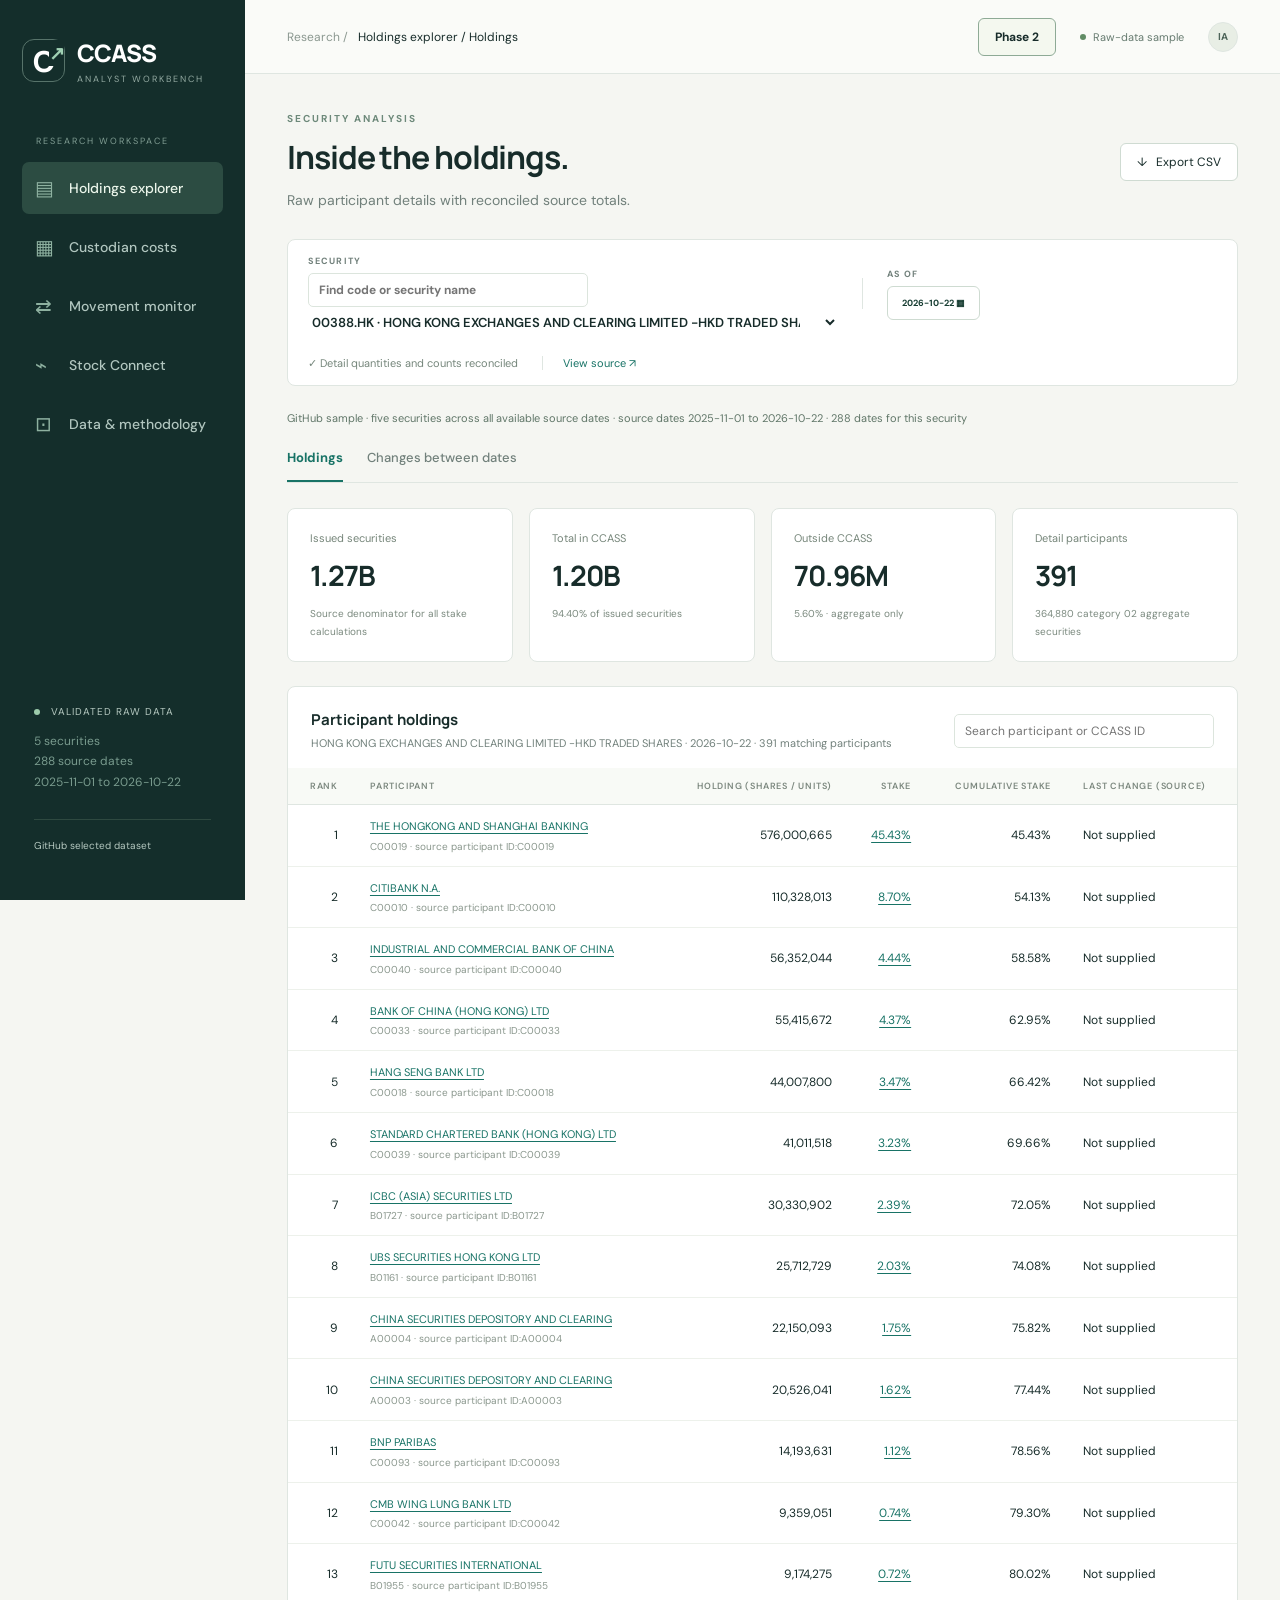
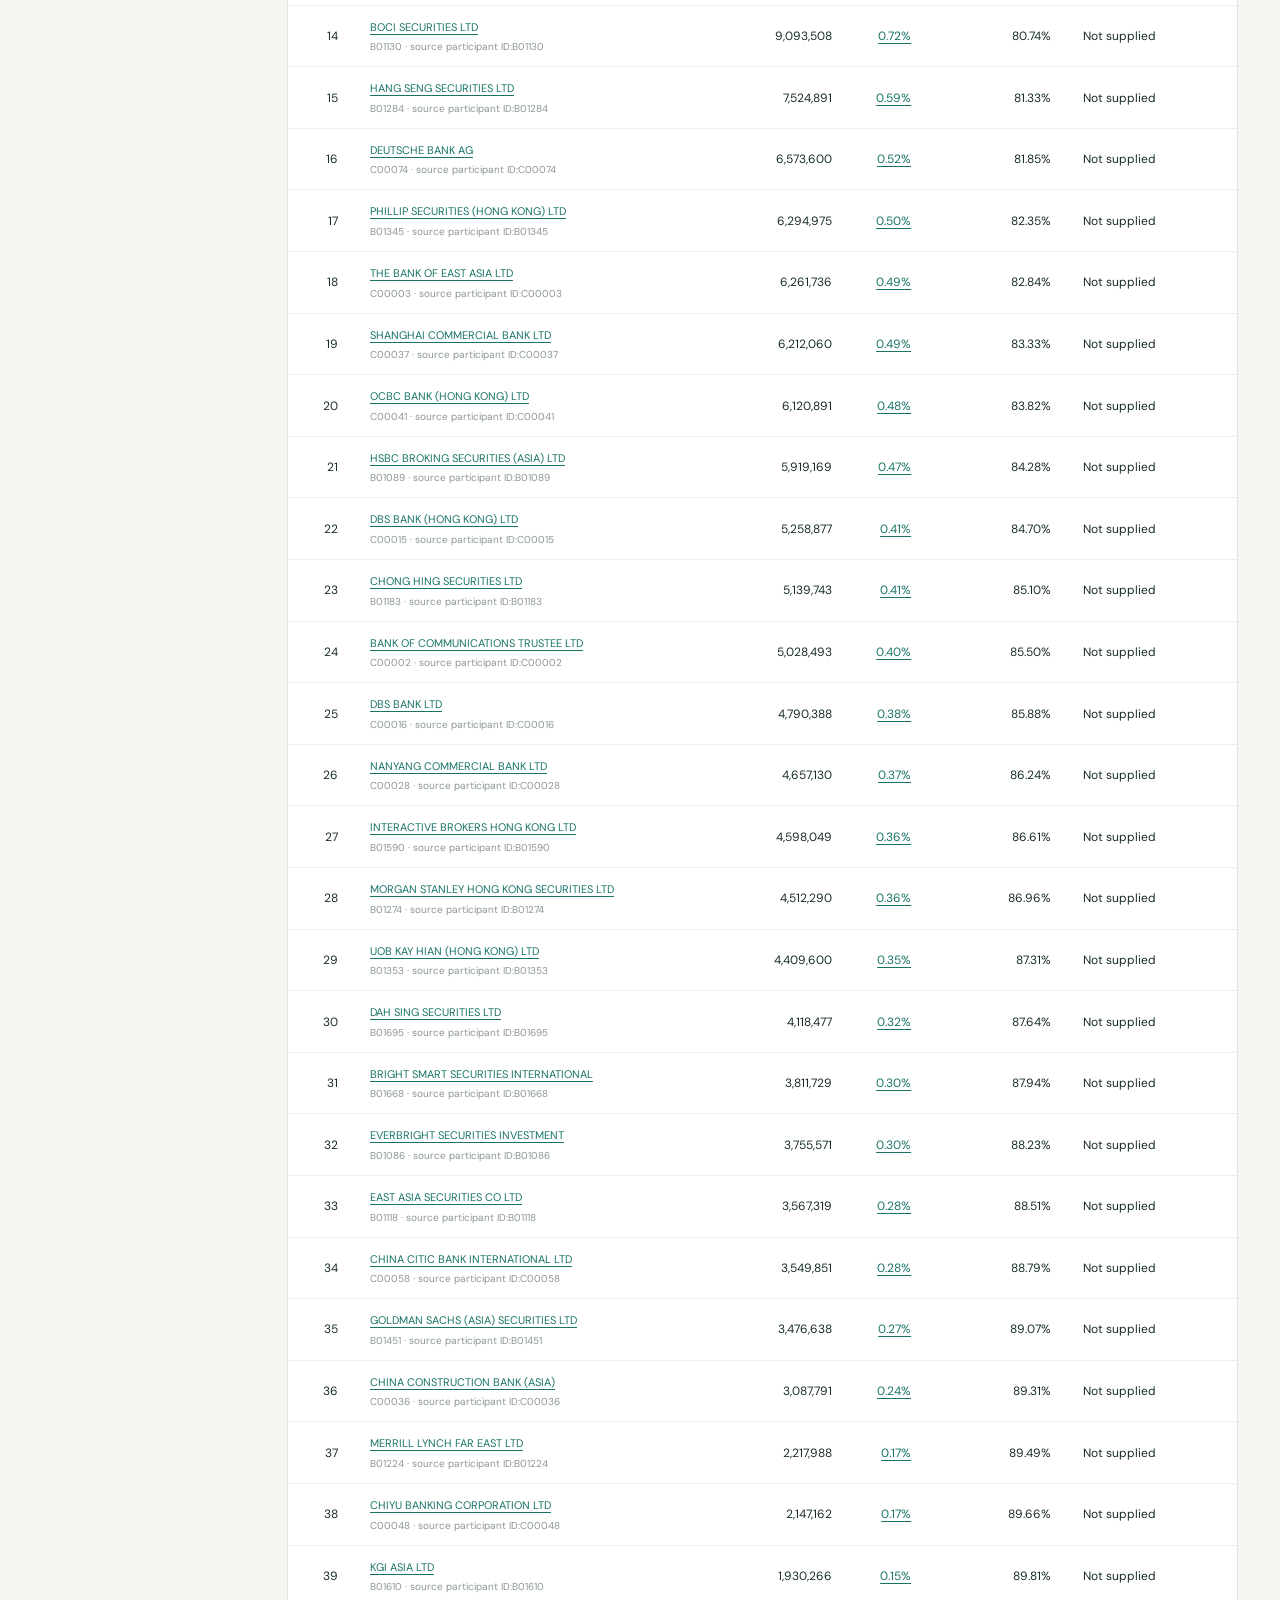
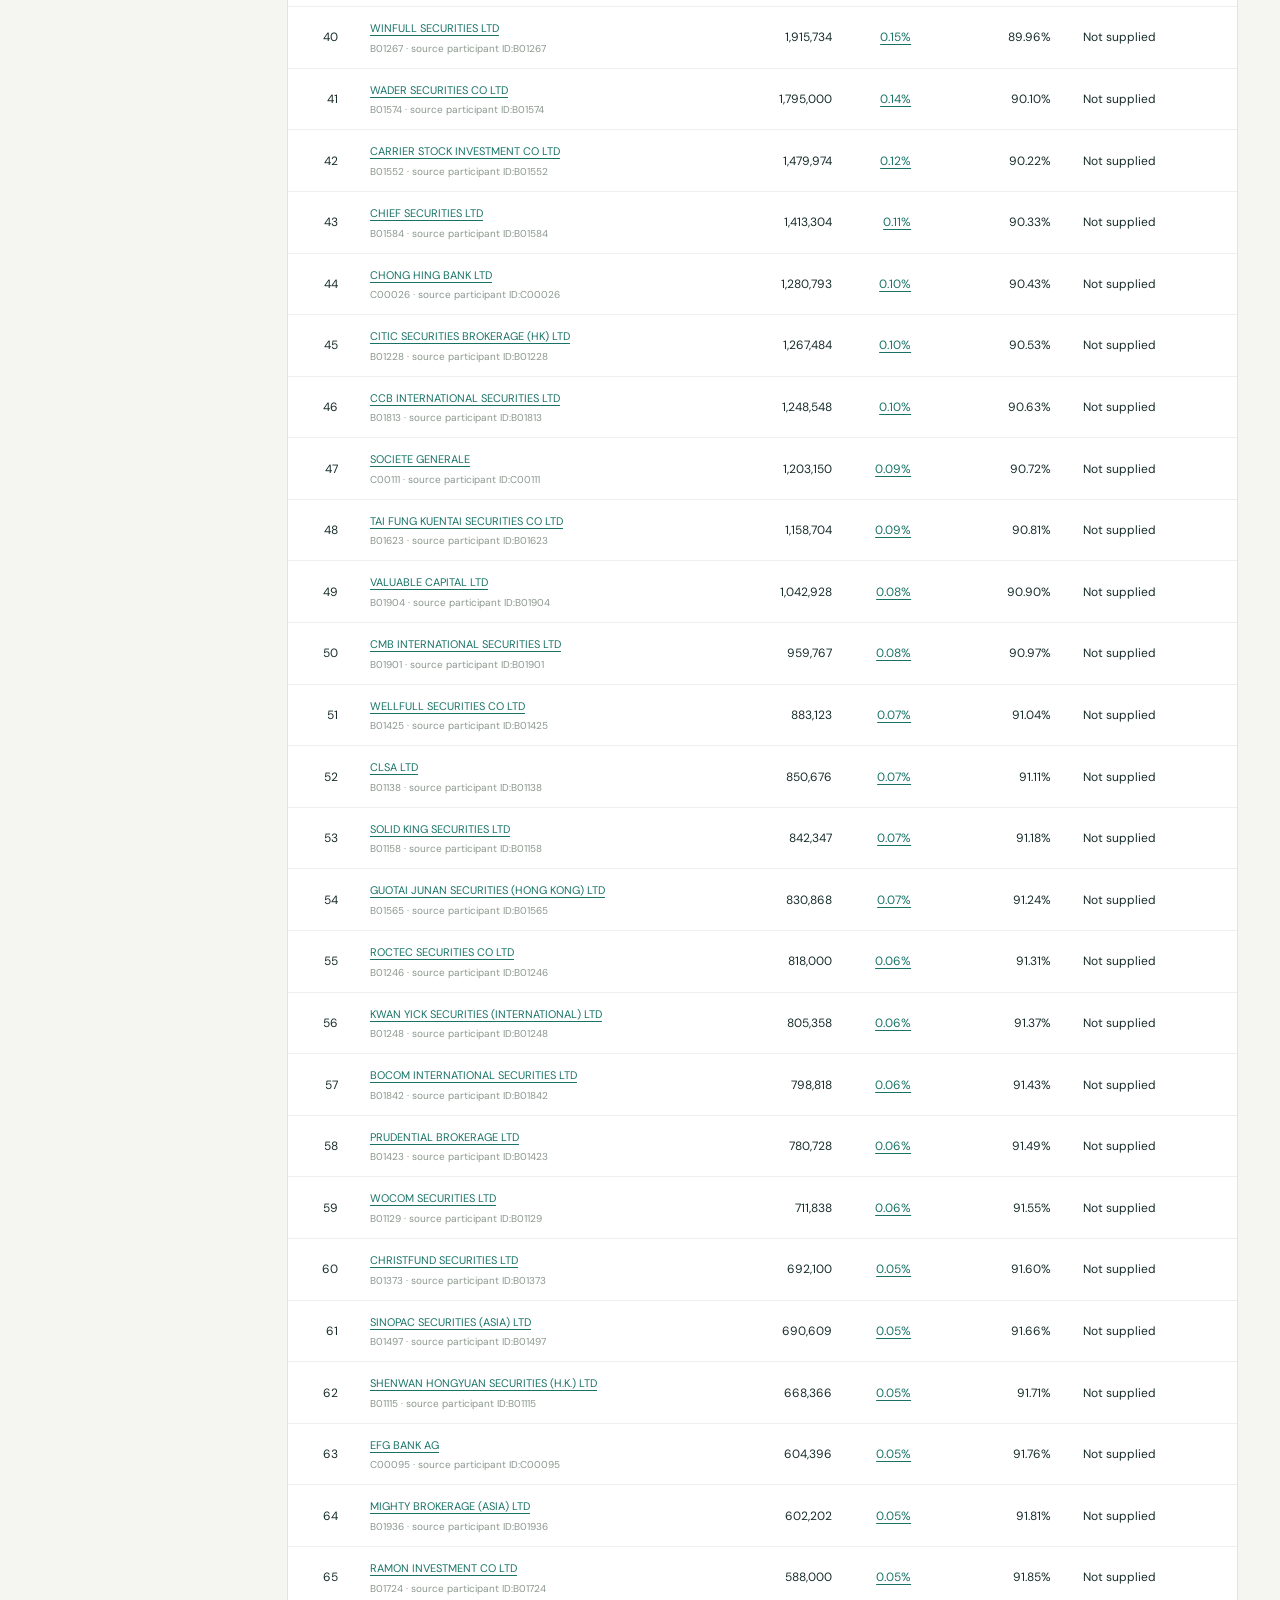
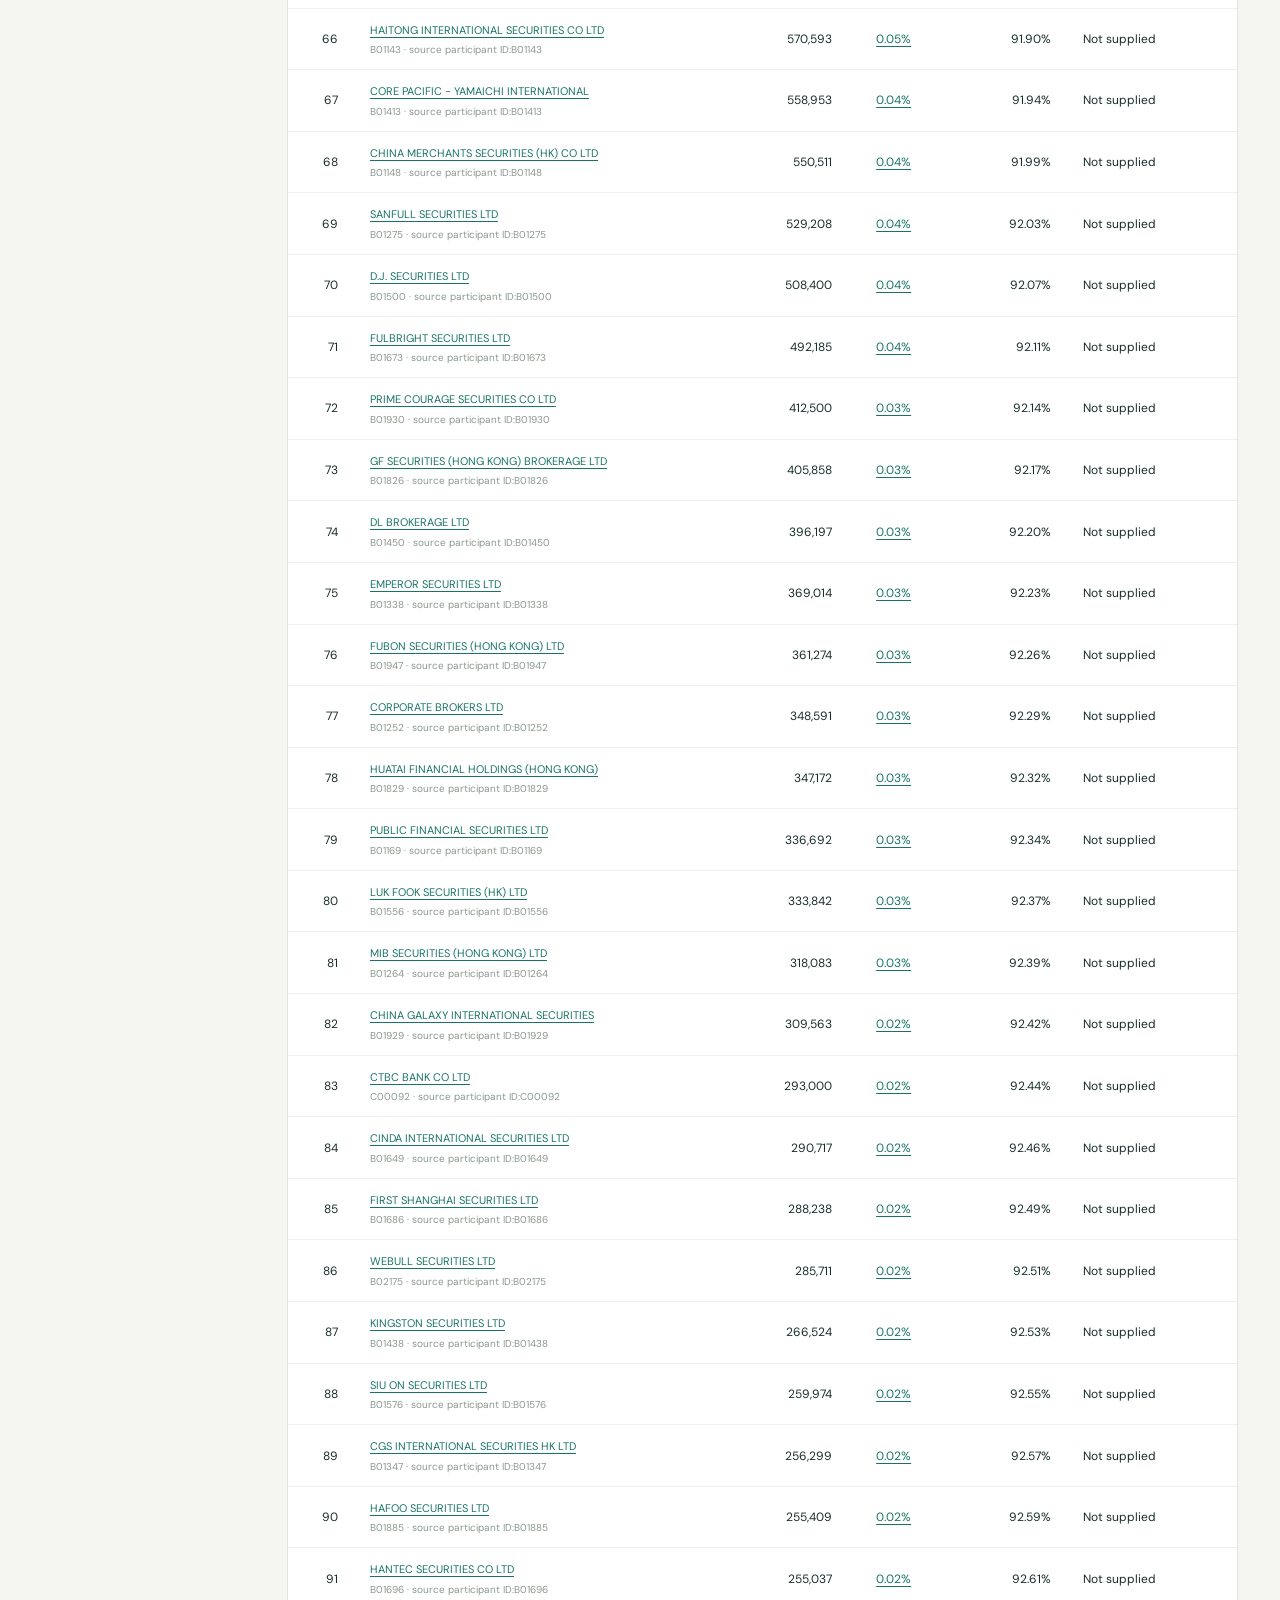
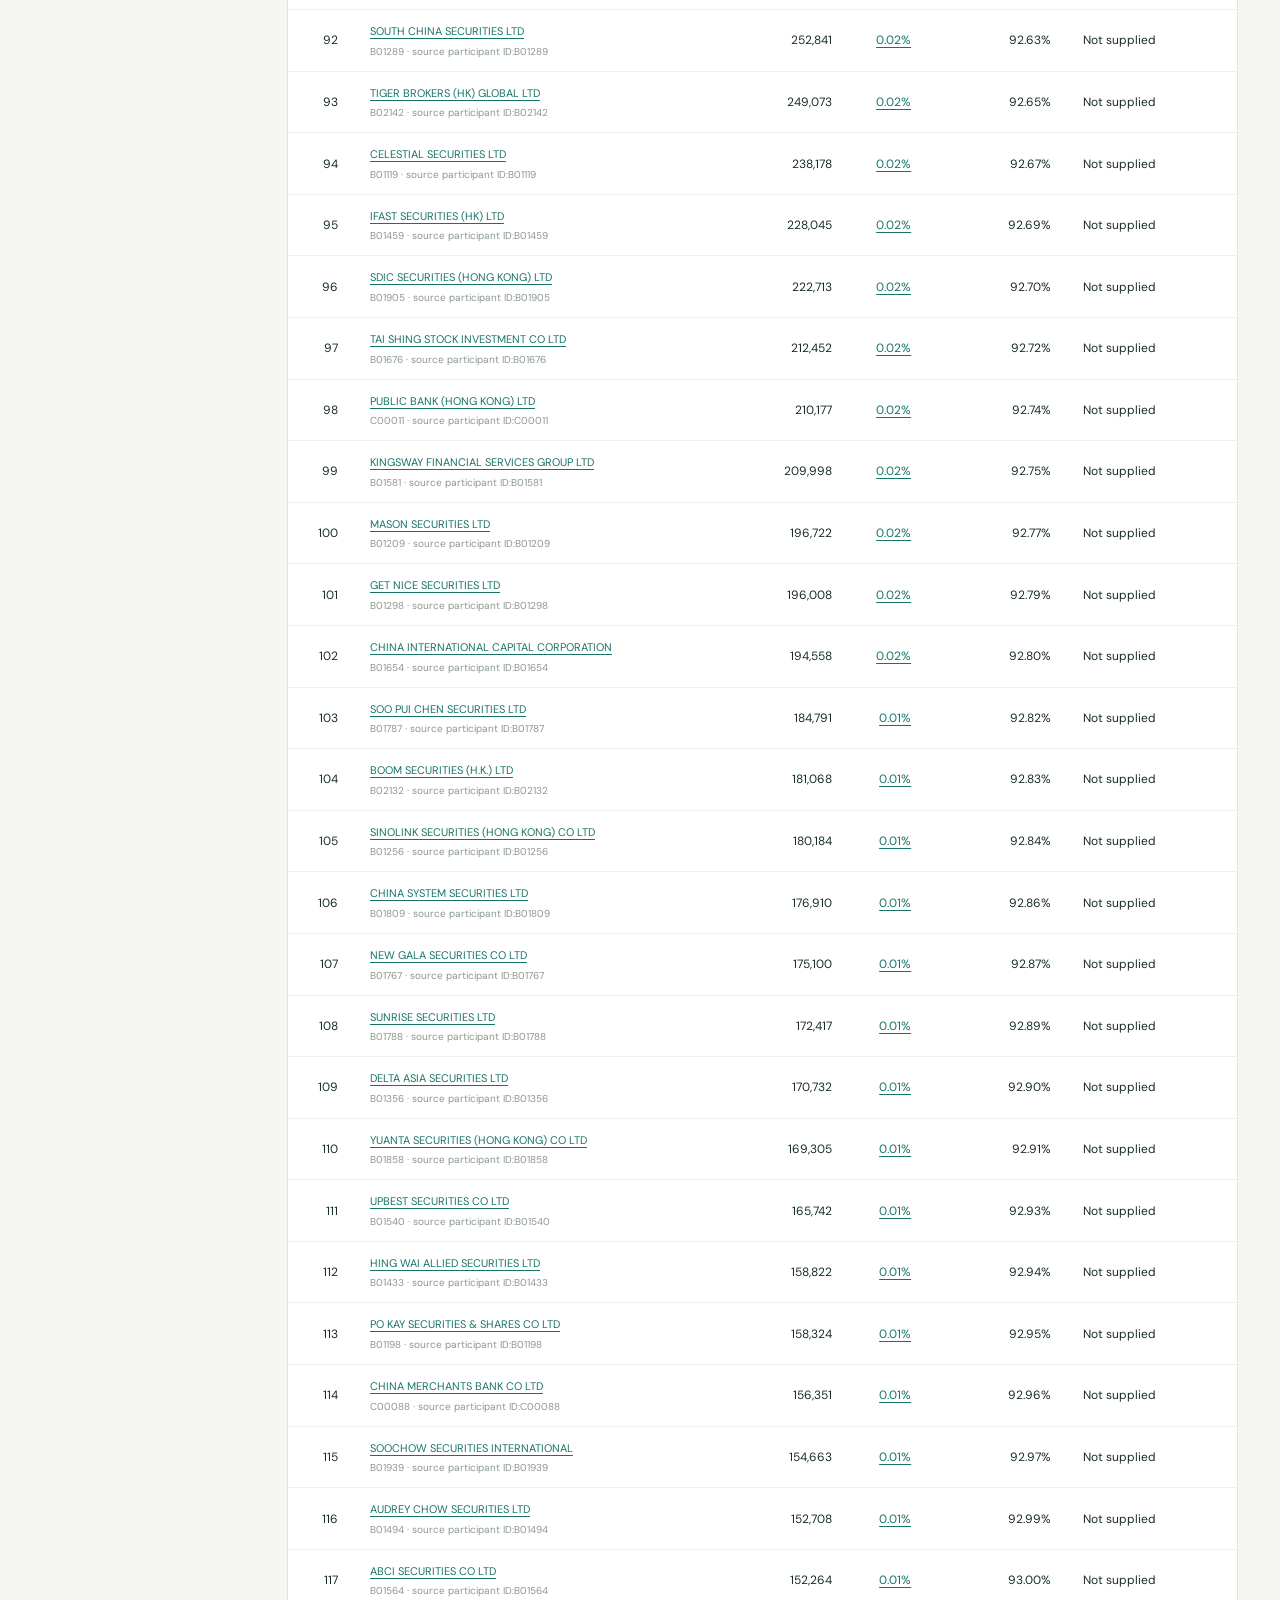
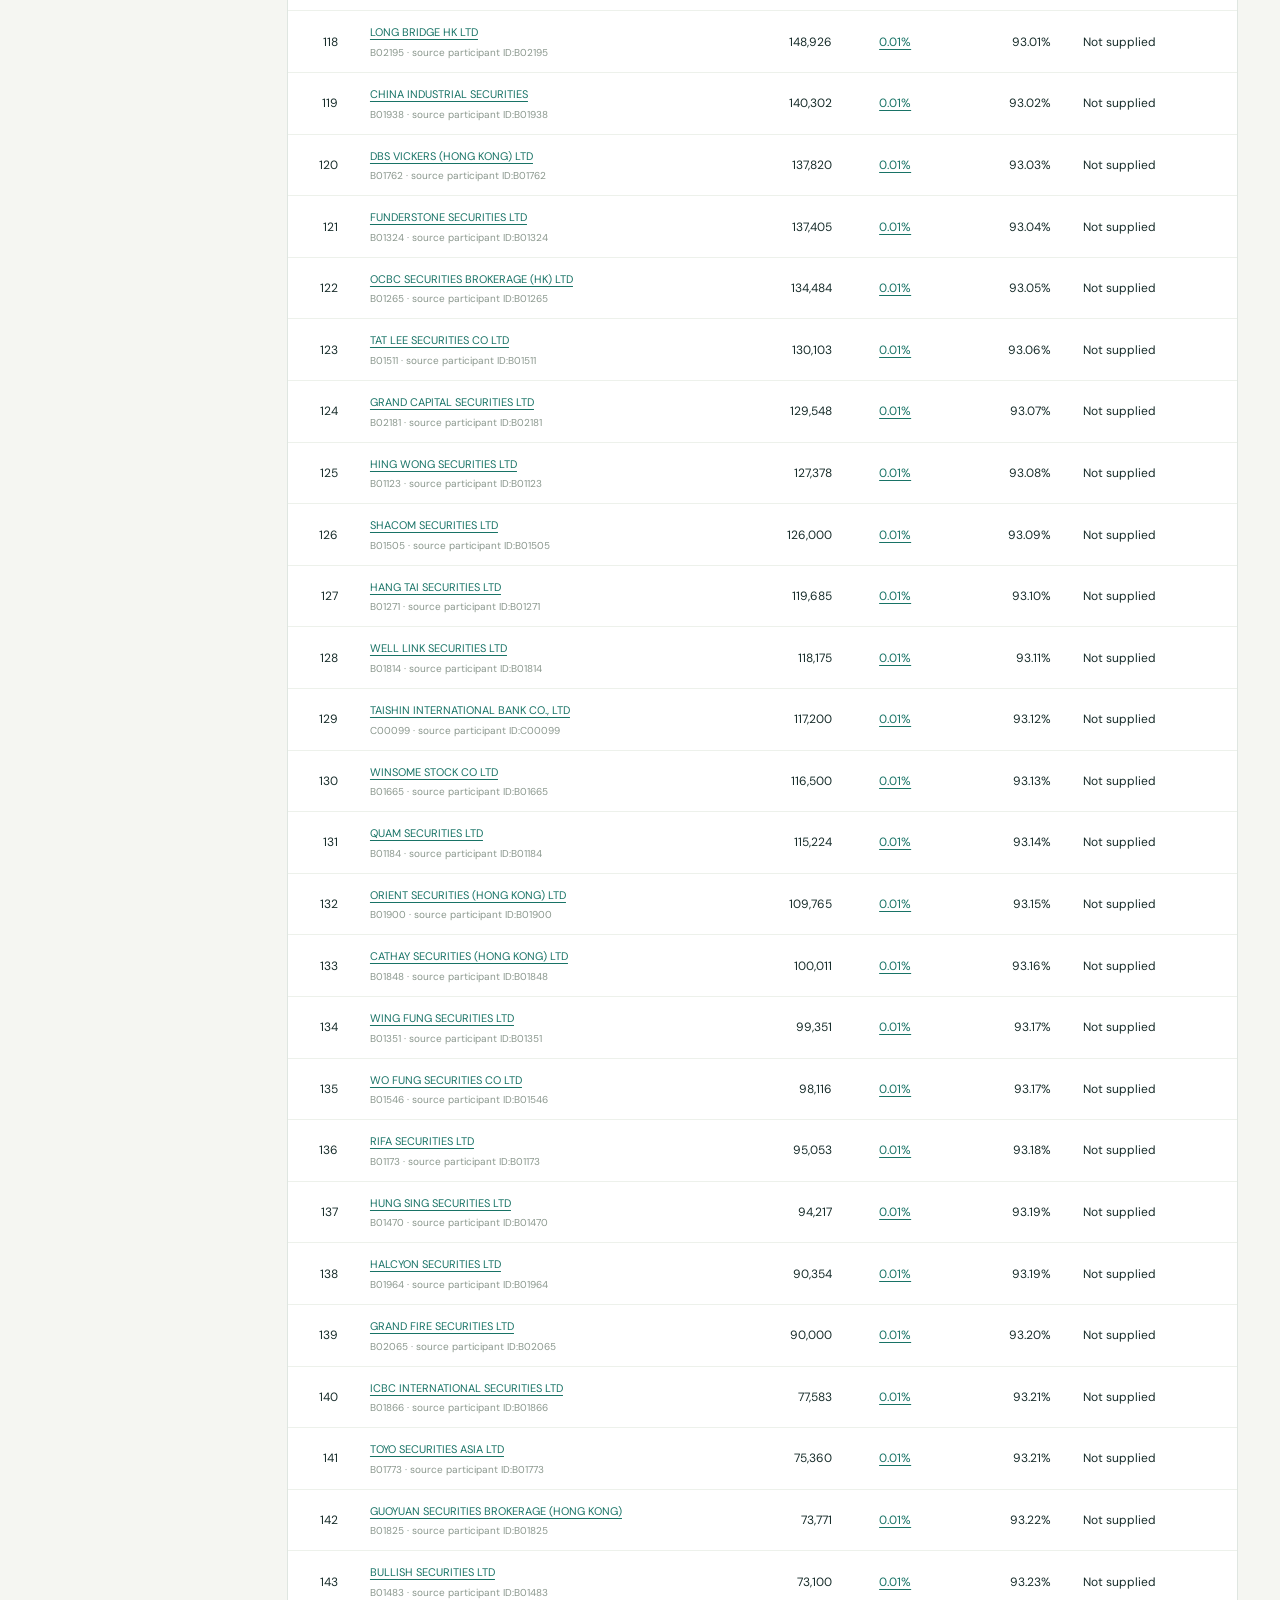
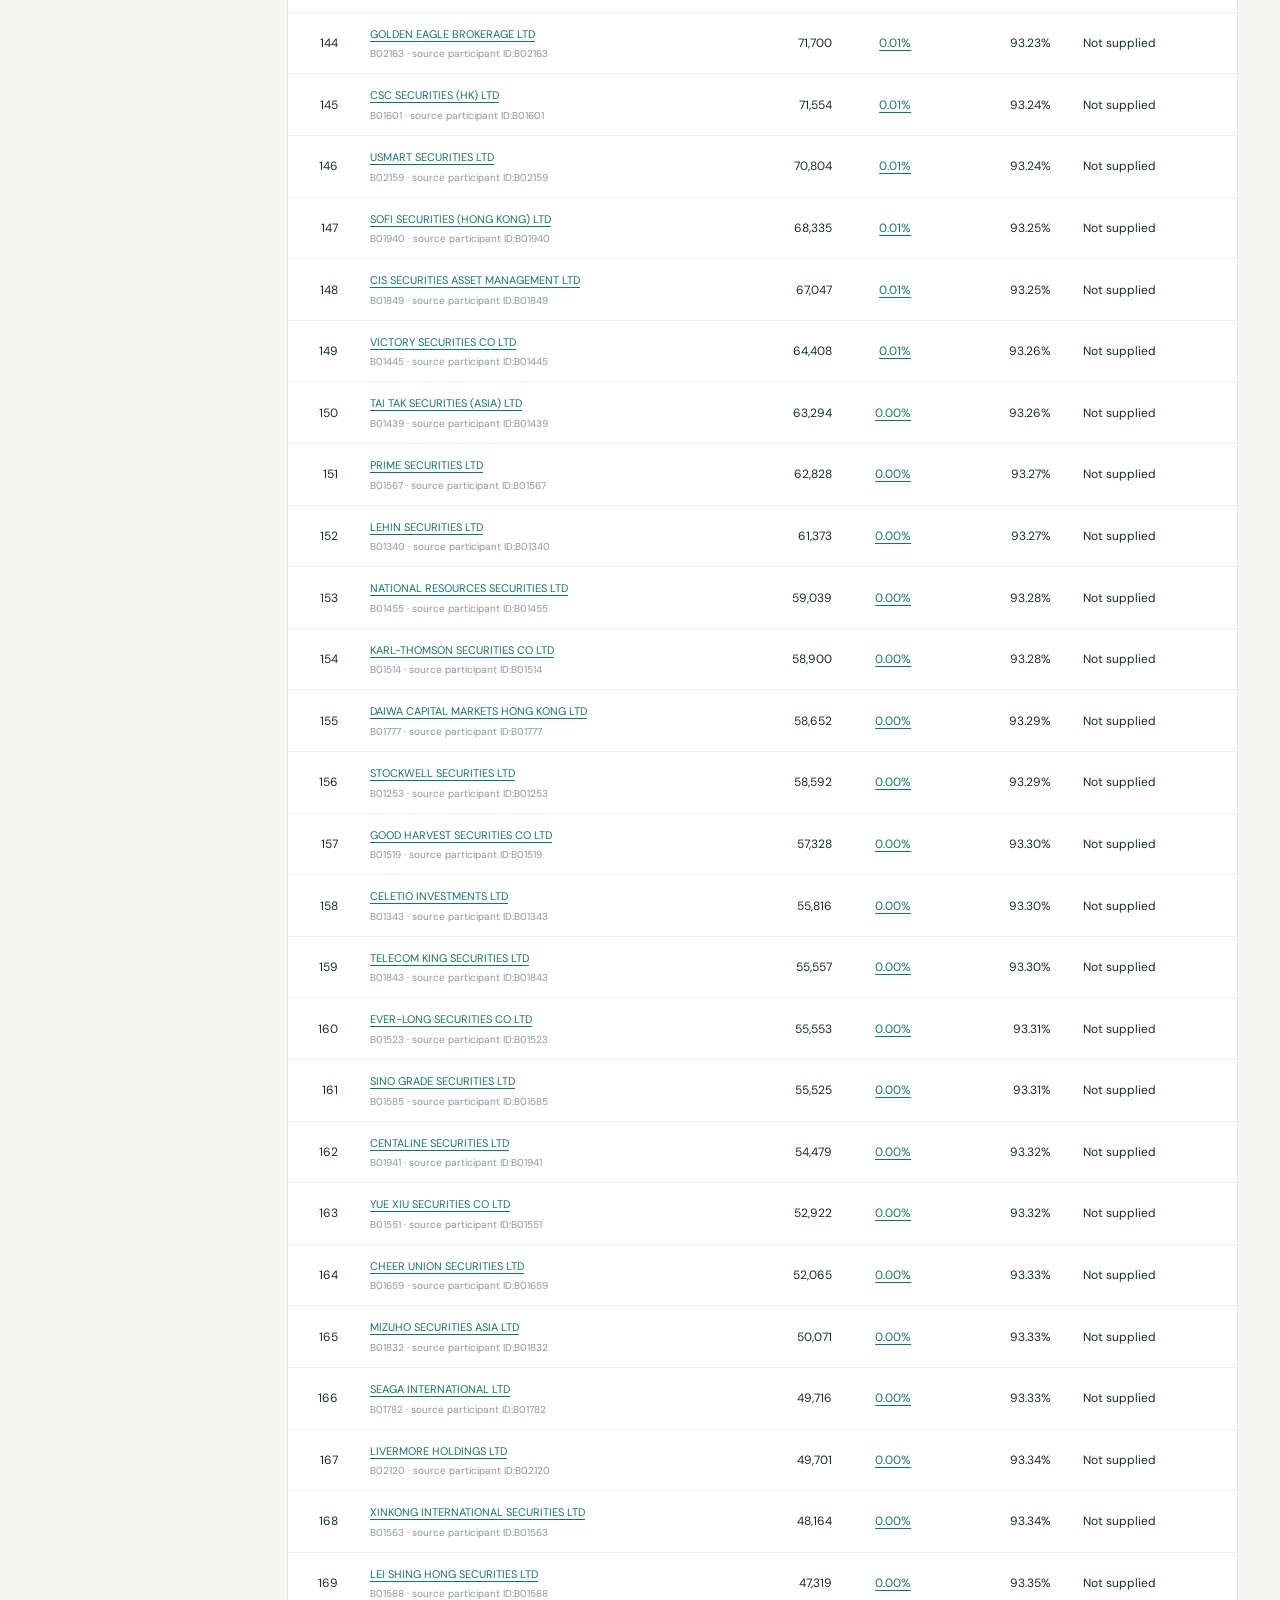
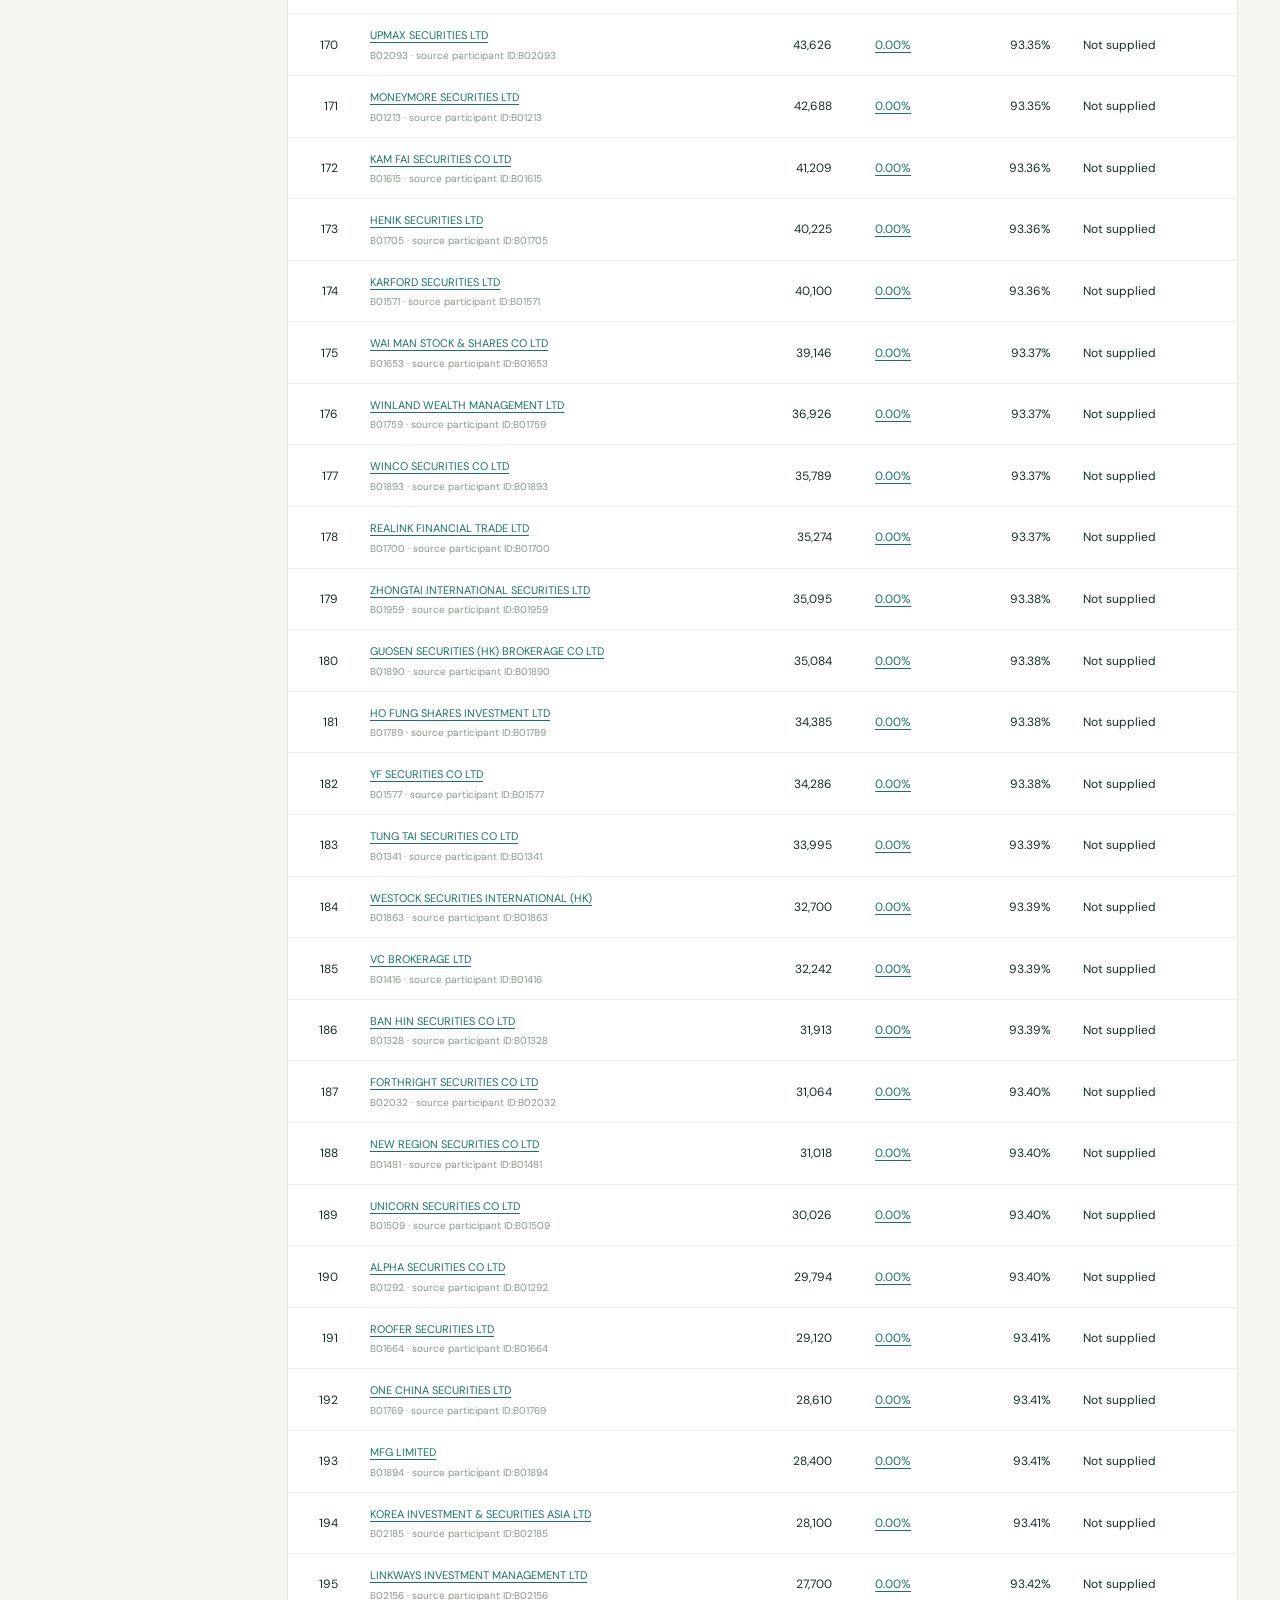
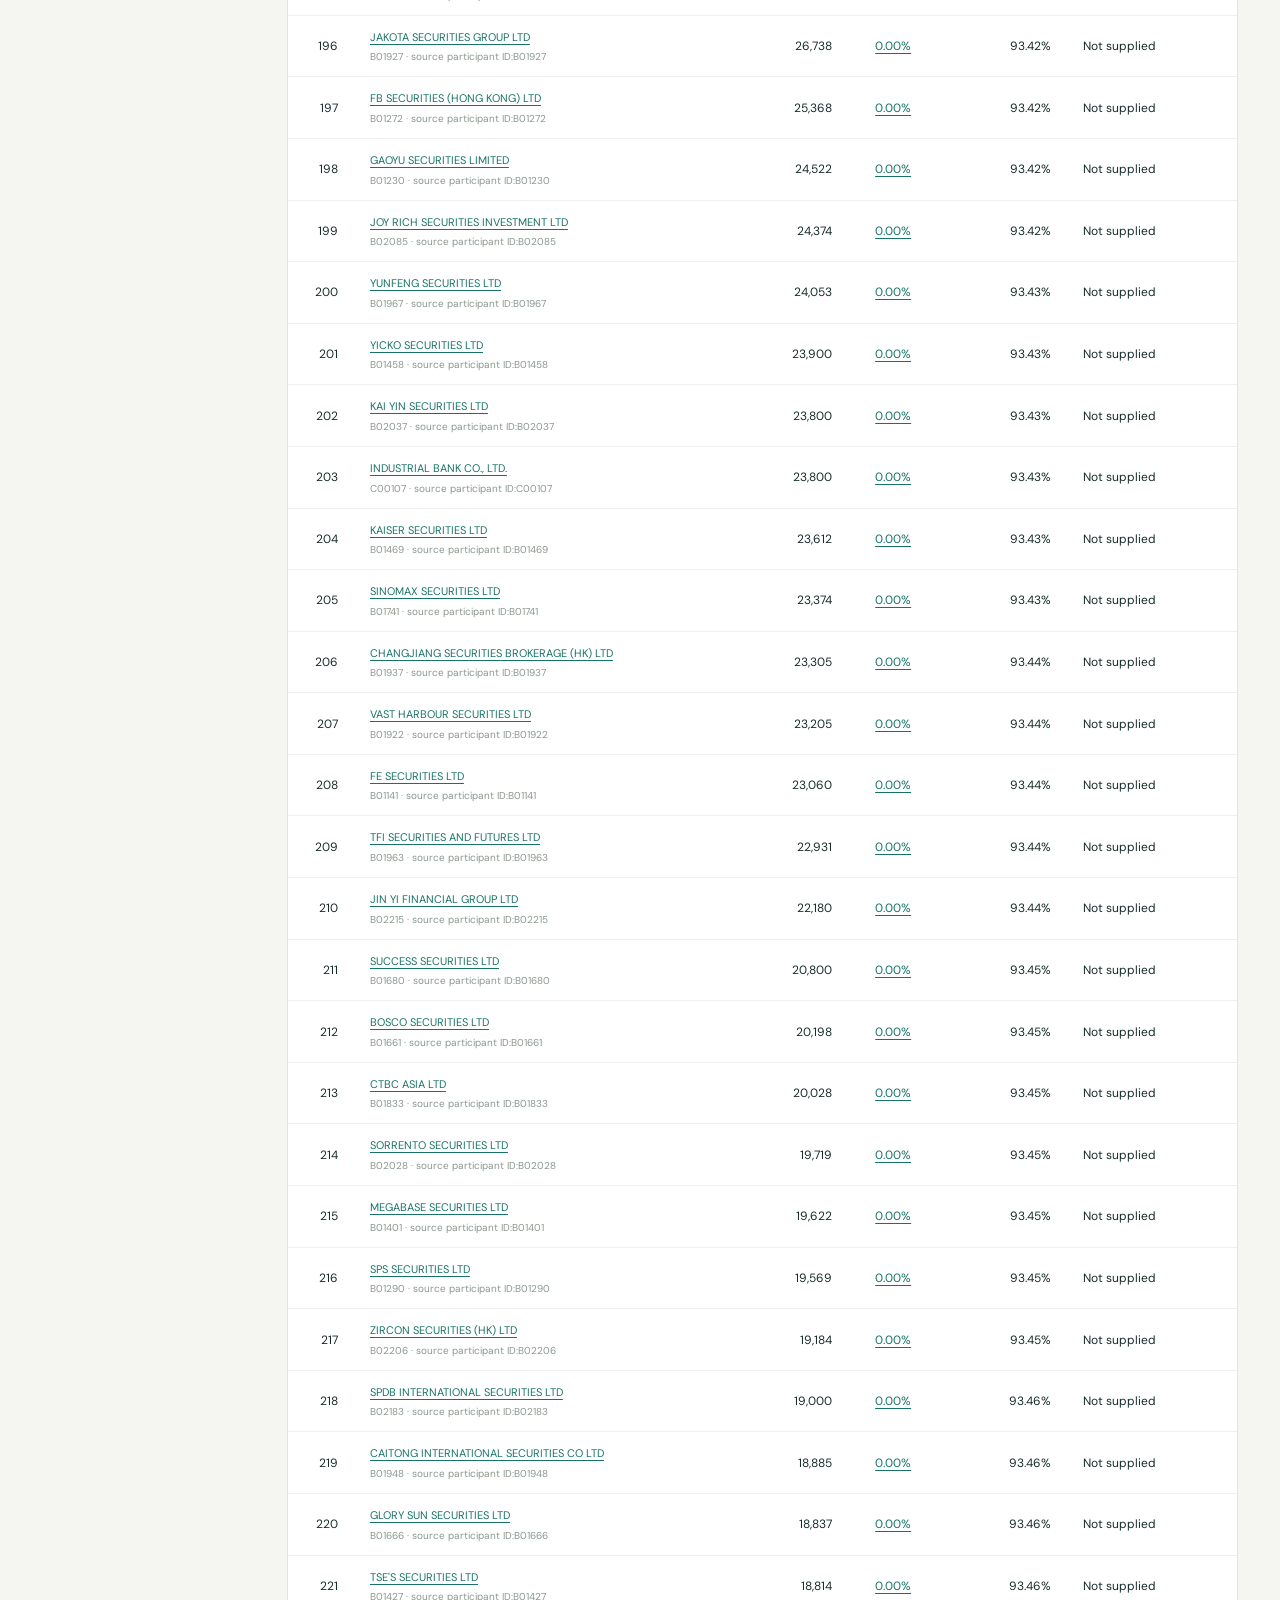
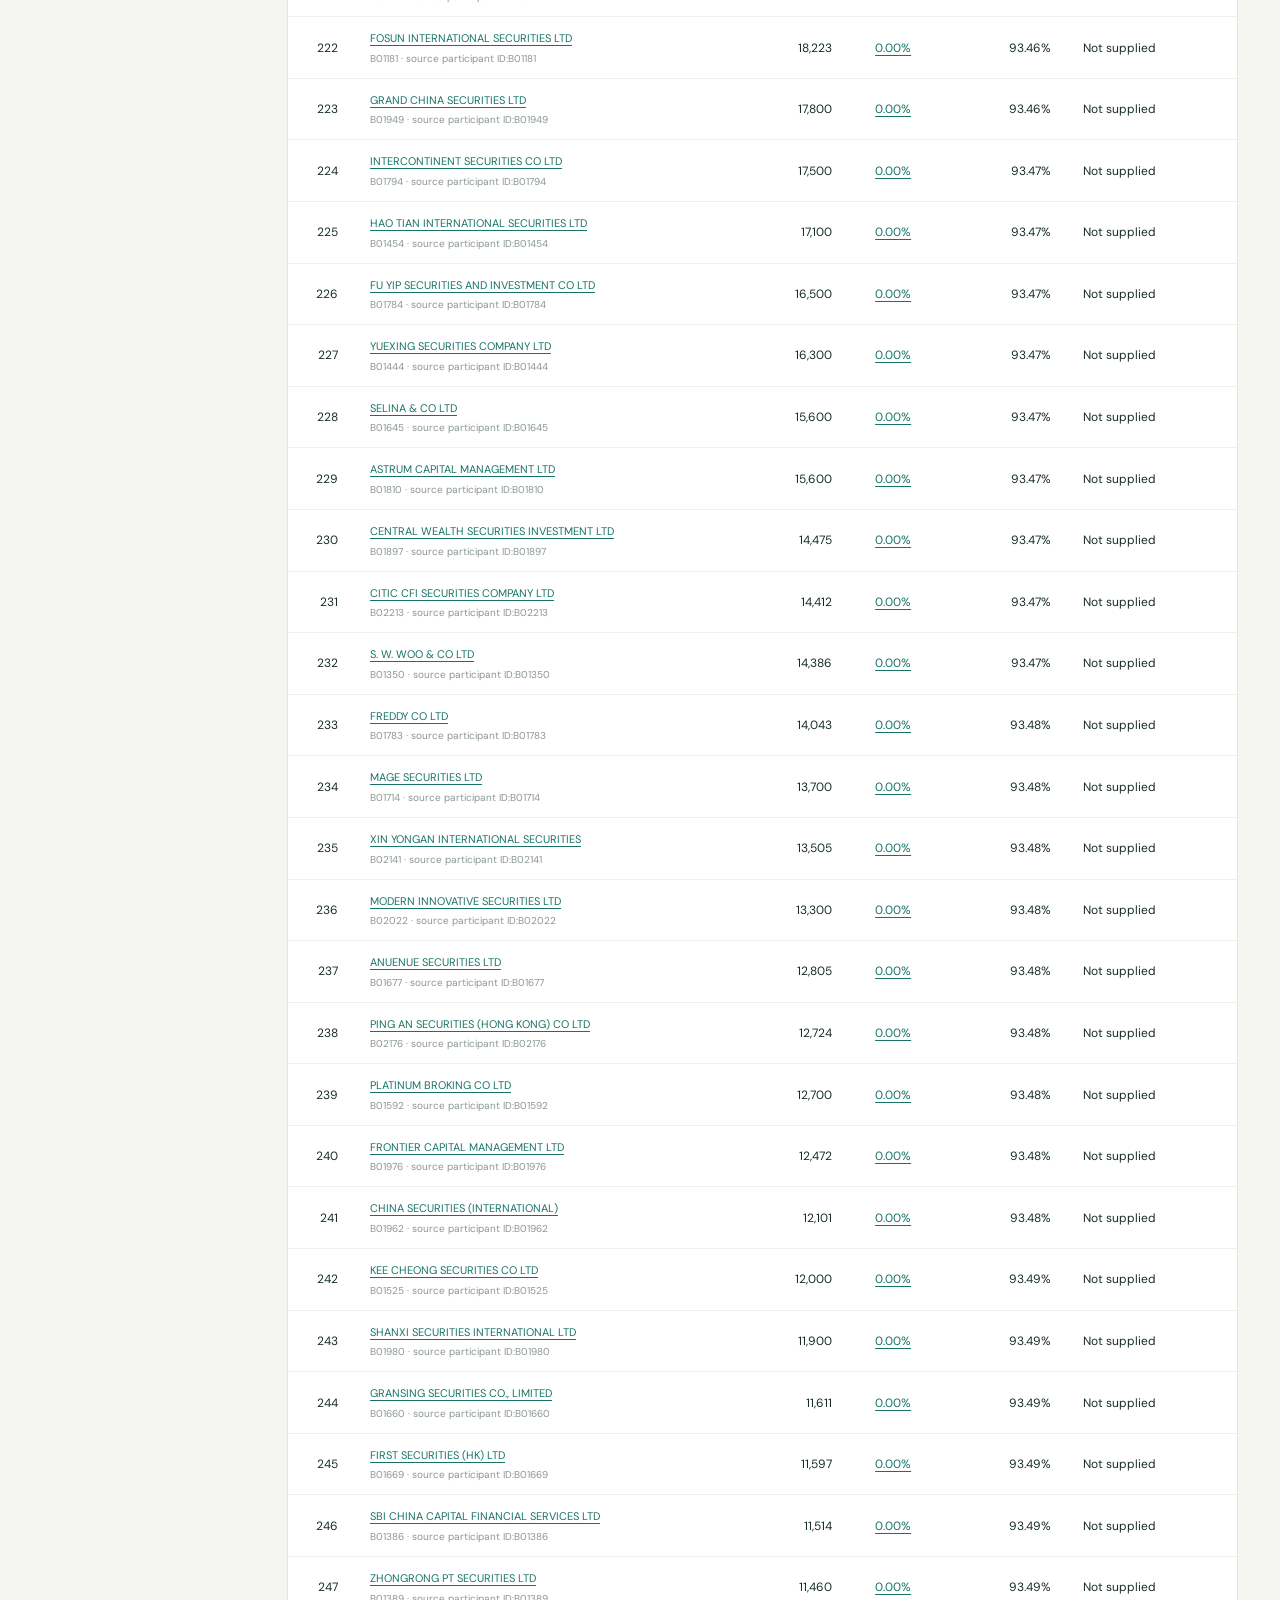
<file: index.html>
<!doctype html>
<html lang="en"><head><meta charset="UTF-8"><meta name="viewport" content="width=device-width, initial-scale=1"><meta name="description" content="CCASS holdings, custodian costs and month-end movement analysis for internal analysts."><title>CCASS · Analyst Workbench</title><link rel="stylesheet" href="styles.css?v=20261026-calendar-v1"><link rel="stylesheet" href="refinements.css?v=20261026-calendar-v1"><link rel="stylesheet" href="stock-connect.css?v=20261026-calendar-v1"><link rel="stylesheet" href="calendar.css?v=20261026-calendar"></head>
<body>
<aside class="sidebar"><a class="brand" href="#holdings"><span class="brandmark">C<span>↗</span></span><span>CCASS<span class="brand-sub">ANALYST WORKBENCH</span></span></a><div class="workspace-label">RESEARCH WORKSPACE</div><nav aria-label="Main navigation"><a href="#holdings" data-view="holdings"><span>▤</span> Holdings explorer</a><a href="#costs" data-view="costs"><span>▦</span> Custodian costs</a><a href="#movement" data-view="movement"><span>⇄</span> Movement monitor</a><a href="#connect" data-view="connect"><span>⌁</span> Stock Connect</a><a href="#intel" data-view="intel" id="phase-intel-nav" hidden><span>✧</span> Intel issuing</a><a href="#data" data-view="data"><span>⊡</span> Data & methodology</a></nav><div class="sidebar-bottom"><span class="live-dot"></span> REAL SOURCE DATA<div>20 historical snapshots<br>June – September 2026</div><p>Internal analyst demo <span>v1.0</span></p></div></aside>
<div class="shell"><header><div><span class="breadcrumb">Research /</span> <span id="crumb">Holdings explorer</span></div><div class="header-right"><button id="phase-two" class="button phase-toggle" aria-pressed="false">Phase 2</button><span class="source-badge"><i></i> Historical data</span><span class="avatar">IA</span></div></header><main>
<div class="page-heading"><div><div class="eyebrow" id="eyebrow">SECURITY ANALYSIS</div><h1 id="page-title">Inside the holdings.</h1><p id="page-subtitle">A complete snapshot of named participants, with source totals.</p></div><button class="button" id="export"><span>↓</span> Export CSV</button></div>
<div class="filterbar"><label>SECURITY<input id="stock-search" aria-label="Find security" placeholder="Find code or security name"><select id="stock" aria-label="Security"></select></label><div class="filter-divider"></div><label>AS OF<select id="date" aria-label="As of date"></select></label><div class="filter-spacer"></div><span class="verified"><span>✓</span> Source totals reconciled</span><a id="source-link" target="_blank" rel="noopener">View source ↗</a></div>
<section id="content" aria-live="polite"></section>
<footer><span>Source: Webb-database · Captured 13 Oct 2026 · Shares, unless stated otherwise</span><span>Internal research use</span></footer>
</main></div><dialog id="detail-dialog"><div class="dialog-head"><h2 id="detail-title">Calculation details</h2><button id="close-dialog" aria-label="Close details">×</button></div><div id="detail-body"></div></dialog><dialog id="scenario-dialog"><div class="dialog-head"><h2>ADD / DROP participants</h2><button id="close-scenario" aria-label="Close adjustments">×</button></div><div id="scenario-body"></div></dialog><div id="toast" role="status"></div>
<script type="module" src="app.js?v=20261026-calendar-v1"></script></body></html>
</file>
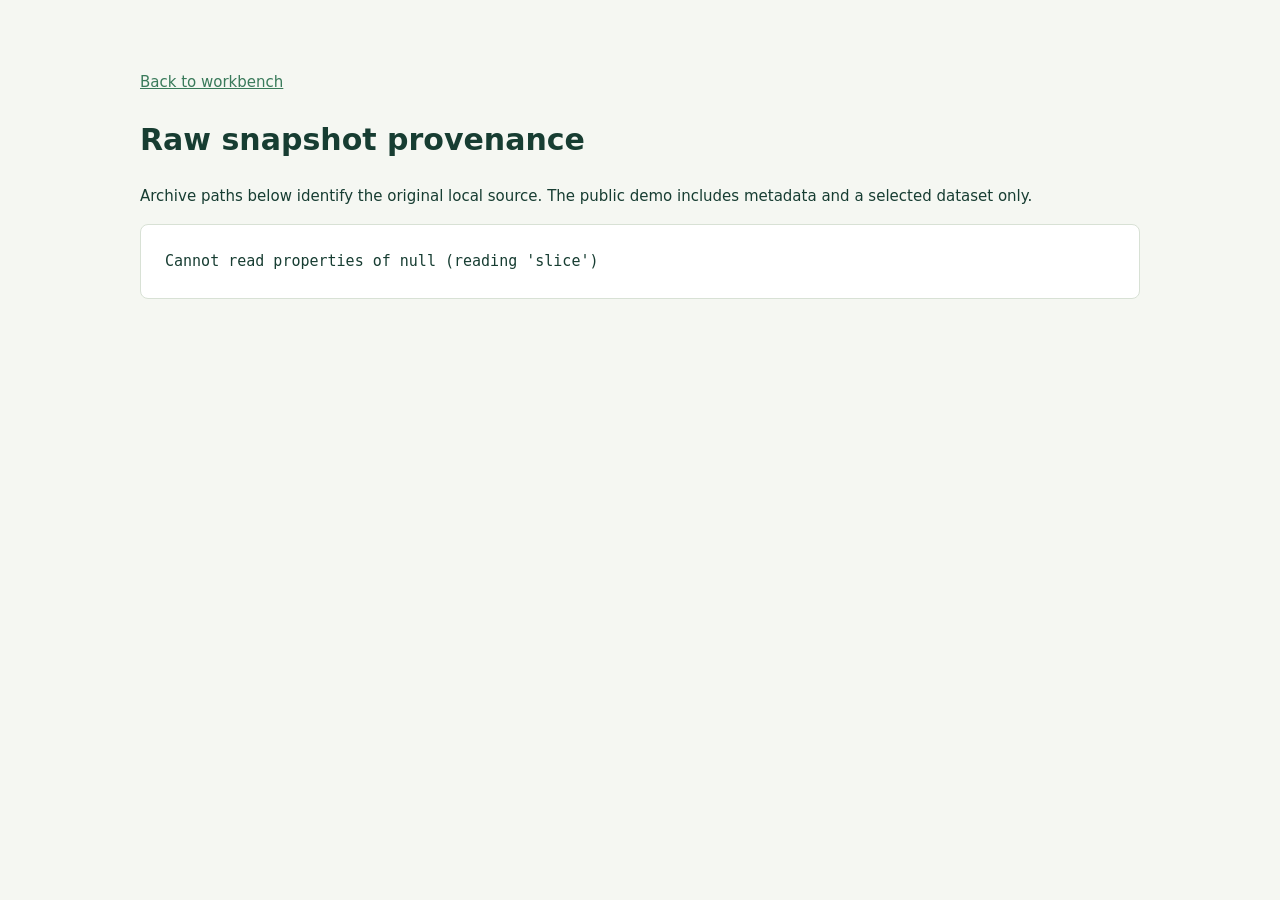
<file: source.html>
<!doctype html><html lang="en"><meta charset="utf-8"><meta name="viewport" content="width=device-width,initial-scale=1"><title>CCASS source provenance</title><style>body{font:15px/1.65 system-ui;background:#f5f7f2;color:#173d32;max-width:1000px;margin:50px auto;padding:20px}pre{white-space:pre-wrap;overflow-wrap:anywhere;background:white;border:1px solid #d8e1d5;padding:24px;border-radius:8px}a{color:#397a5a}</style><a href="./#holdings">Back to workbench</a><h1>Raw snapshot provenance</h1><p>Archive paths below identify the original local source. The public demo includes metadata and a selected dataset only.</p><pre id="provenance">Loading…</pre><script type="module">import{openData}from'./data-service.js';try{const q=new URLSearchParams(location.search),s=await(await openData()).snapshot(q.get('stock'),q.get('date'));document.querySelector('#provenance').textContent=JSON.stringify({stock:s.stock,date:s.date,name:s.name,issued:s.issued,detailTotal:s.detailTotal,detailCount:s.participants.length,complete:s.complete,summaryOnly:s.summaryOnly,warnings:s.warnings,summary:s.summary,sources:s.sources,detailSources:s.detailSources},null,2);}catch(e){document.querySelector('#provenance').textContent=e.message;}</script></html>
</file>
<file: styles.css>
@import url('https://fonts.googleapis.com/css2?family=DM+Sans:wght@400;500;600;700&family=Manrope:wght@400;500;600;700;800&display=swap');
:root{--ink:#172c2a;--muted:#71807b;--green:#187366;--mint:#e9f3ef;--border:#dfe6e1;--paper:#fff;--bg:#f5f6f2;--negative:#ba624f;--amber:#9c7135}*{box-sizing:border-box}body{margin:0;background:var(--bg);color:var(--ink);font:14px 'DM Sans',sans-serif}button,input,select,textarea{font:inherit}button,a,select{touch-action:manipulation}button{cursor:pointer}a{color:var(--green);text-decoration:none}a:hover{text-decoration:underline}button:focus-visible,a:focus-visible,input:focus-visible,select:focus-visible{outline:3px solid #83bdb0;outline-offset:3px}.sidebar{position:fixed;inset:0 auto 0 0;width:245px;background:#142e2b;color:#dfebe6;padding:36px 22px;display:flex;flex-direction:column}.brand{color:white;display:flex;align-items:center;gap:12px;font:800 24px 'Manrope',sans-serif;letter-spacing:-1px}.brand:hover{text-decoration:none}.brandmark{width:43px;height:43px;border:1px solid #57736a;border-radius:12px;display:flex;align-items:center;justify-content:center;position:relative;font-size:29px}.brandmark span{font-size:19px;color:#a0d1b4;position:absolute;right:0;top:0;background:#142e2b}.brand-sub{display:block;font:9px 'DM Sans',sans-serif;letter-spacing:2px;color:#94aaa2;margin-top:4px}.workspace-label{font-size:9px;letter-spacing:2px;color:#809d93;margin:50px 14px 15px}nav{display:grid;gap:7px}nav a{color:#b1c6bf;display:flex;align-items:center;gap:12px;padding:13px;border-radius:7px;font-weight:500}nav a:hover{background:#24423b;text-decoration:none}nav a.active{background:#2c4c42;color:#ecf6eb}nav a span{font-size:20px;width:22px;color:#8eb1a0}.sidebar-bottom{margin-top:auto;padding:25px 12px 0;font-size:10px;letter-spacing:1px;color:#b6c9c1}.live-dot{display:inline-block;width:6px;height:6px;background:#9dccac;border-radius:50%;margin-right:7px}.sidebar-bottom div{font-size:12px;letter-spacing:0;line-height:1.7;color:#799b8e;margin-top:13px}.sidebar-bottom p{border-top:1px solid #2e4940;margin-top:27px;padding-top:18px;font-size:10px;letter-spacing:0}.sidebar-bottom p span{float:right}.shell{margin-left:245px}header{height:74px;border-bottom:1px solid var(--border);background:#fafbf8;display:flex;align-items:center;justify-content:space-between;padding:0 42px;font-size:12px}.breadcrumb{color:#8b9890;margin-right:7px}.header-right{display:flex;align-items:center;gap:24px}.source-badge{font-size:11px;color:#667b70;display:flex;gap:7px;align-items:center}.source-badge i{width:6px;height:6px;background:#618c65;border-radius:50%}.avatar{border:1px solid var(--border);border-radius:50%;width:30px;height:30px;display:grid;place-items:center;color:#4d6459;background:#e8eee5;font-size:10px;font-weight:700}main{padding:38px 42px 24px;max-width:1600px;margin:auto}.page-heading{display:flex;justify-content:space-between;align-items:center;margin-bottom:28px}.eyebrow{font-size:10px;letter-spacing:2px;color:#6d897a;font-weight:700;margin-bottom:10px}h1{font:700 32px 'Manrope',sans-serif;letter-spacing:-1.1px;margin:0 0 10px}p{line-height:1.6}.page-heading p{color:var(--muted);margin:0}.button{background:white;border:1px solid #cfdbd2;border-radius:6px;padding:10px 16px;color:var(--ink);font-size:12px;white-space:nowrap;display:inline-flex;gap:9px;align-items:center}.button:hover{background:#e9f1eb}.button.primary{background:var(--green);border-color:var(--green);color:white}.filterbar{display:flex;align-items:center;gap:24px;background:white;border:1px solid var(--border);border-radius:8px;padding:15px 20px;margin-bottom:25px;flex-wrap:wrap}.filterbar label,.controls label{font-size:9px;letter-spacing:1.1px;font-weight:700;color:var(--muted);display:grid;gap:6px}select,input{border:1px solid #dce5dd;padding:8px 10px;border-radius:5px;color:var(--ink);background:#fff;max-width:100%}select{font-size:13px;letter-spacing:0}.filterbar select{border:0;padding:0 22px 0 0;font-weight:600}.filter-divider{height:31px;width:1px;background:var(--border)}.filter-spacer{flex:1}.verified{font-size:11px;color:#75867b}.verified span{color:var(--green);margin-right:5px}.filterbar a{font-size:11px;border-left:1px solid var(--border);padding-left:20px}.metrics{display:grid;grid-template-columns:repeat(4,1fr);gap:16px;margin-bottom:24px}.metric{padding:22px;background:white;border:1px solid var(--border);border-radius:8px}.metric .label{font-size:11px;color:#758579}.metric .value{font:700 28px 'Manrope',sans-serif;letter-spacing:-1px;margin:11px 0 9px}.metric small{font-size:10px;color:#7a897e}.metric .positive{color:var(--green)}.metric .negative{color:var(--negative)}.two-col{display:grid;grid-template-columns:1.55fr 1fr;gap:22px;margin-bottom:24px}.panel{border:1px solid var(--border);border-radius:8px;background:white;margin-bottom:22px;overflow:hidden}.two-col .panel{margin-bottom:0}.panel-head{padding:22px 23px 15px;display:flex;align-items:center;justify-content:space-between;gap:15px}.panel-head h2{font:700 15px 'Manrope',sans-serif;margin:0}.panel-head p{font-size:11px;color:var(--muted);margin:5px 0 0}.panel-body{padding:0 23px 23px}.pill{font-size:10px;color:#5d7c6a;border:1px solid #d6e5d9;background:#f5faf5;border-radius:4px;padding:5px 8px;white-space:nowrap}.stock-pill{display:inline-block;background:#edf2eb;border:1px solid #dfe7dc;padding:4px 7px;border-radius:4px;color:#4a6856;font-size:10px;min-width:70px;text-align:center}.table-wrap{overflow:auto}table{border-collapse:collapse;width:100%;font-size:12px;text-align:left}th{color:#7c887f;font-size:9px;letter-spacing:.8px;text-transform:uppercase;background:#f8faf6;font-weight:600;padding:12px 16px;border-bottom:1px solid var(--border);white-space:nowrap}td{padding:13px 16px;border-bottom:1px solid #edf1eb;vertical-align:middle}tr:last-child td{border-bottom:0}td.number,th.number{text-align:right;font-variant-numeric:tabular-nums;white-space:nowrap}tbody tr:hover{background:#fafcf8}td.name{max-width:360px;min-width:200px;font-size:11px}td .sub{font-size:10px;color:#8a978d;margin-top:4px}.positive{color:var(--green)}.negative{color:var(--negative)}.muted{color:var(--muted)}.notice{font-size:12px;padding:13px 17px;border:1px solid #e3dac4;background:#faf7ef;color:#8b6c3c;border-radius:6px;margin-bottom:20px;line-height:1.65}.notice.info{border-color:#cfe1d6;background:#eef6f0;color:#4d7860}.notes{font-size:11px;line-height:1.7;color:#7b8a7f;margin:14px 0 0}.controls{display:flex;gap:14px;align-items:end;flex-wrap:wrap;margin-bottom:22px}.controls input,.controls select{font-size:12px;letter-spacing:0;width:150px}.controls .wide{width:350px}.controls label span{letter-spacing:0;font-weight:400;font-size:10px}.search{width:260px;max-width:100%;font-size:12px}.bar-row{display:grid;grid-template-columns:1fr 1.3fr 50px;align-items:center;gap:15px;margin:17px 0;font-size:10px}.bar-name{overflow:hidden;text-overflow:ellipsis;white-space:nowrap}.bar-track{height:8px;background:#edf2ea;border-radius:2px;overflow:hidden}.bar-fill{height:100%;background:#508c74;border-radius:2px}.bar-row:nth-child(2) .bar-fill{background:#85ac8b}.bar-row:nth-child(3) .bar-fill{background:#a5be9c}.bar-row:nth-child(4) .bar-fill{background:#bbceb0}.bar-number{text-align:right;font-variant-numeric:tabular-nums}.chart{width:100%;height:240px;margin-top:8px;overflow:visible}.chart text{font:11px 'DM Sans',sans-serif;fill:#8a978a}.chart .grid{stroke:#e9eee5;stroke-dasharray:3 5}.chart .line{stroke:#3b8b70;stroke-width:3;fill:none}.chart .point{fill:white;stroke:#3b8b70;stroke-width:2.5}.chart .area{fill:url(#fade)}.legend{display:flex;gap:18px;color:#859080;font-size:10px;margin-top:8px}.legend i{width:6px;height:6px;border-radius:50%;background:#3b8b70;display:inline-block;margin-right:5px}.insight{background:#edf4ea;border:1px solid #d8e5d0;border-radius:6px;padding:18px;margin-top:18px}.insight h3{font-size:12px;font-weight:600;margin:0 0 7px}.insight p{font-size:12px;line-height:1.65;color:#61765d;margin:0}.section-link{font-size:11px}.tabs-inline{display:flex;gap:8px;margin-bottom:15px}.tabs-inline button{border:1px solid var(--border);background:white;border-radius:5px;padding:7px 12px;font-size:11px;color:#6c7c70}.tabs-inline button.selected{background:var(--mint);color:var(--green);border-color:#b6d5c5}.total td{background:#f3f7ef;font-weight:700}.table-button{border:0;background:none;padding:0;color:var(--green);text-align:left;font-size:12px;text-decoration:underline;text-underline-offset:3px}.commands{display:flex;gap:8px;flex-wrap:wrap;margin:12px 0}.command{background:#edf4e9;border:1px solid #d7e5d0;padding:7px 10px;font-size:11px;border-radius:5px}.command button{background:none;border:0;color:#777;margin-left:8px}.cost-summary{padding:14px 23px;background:#f8faf6;font-size:11px;color:#71846f;border-top:1px solid var(--border)}.report{white-space:pre-wrap;line-height:1.9;font-size:12px;color:#49624f;background:#f5f8f0;border:1px solid #dee8d7;padding:20px;border-radius:6px;max-height:380px;overflow:auto}.movement-bar{height:5px;background:#d6e9df;border-radius:2px;margin-top:6px}.movement-bar.out{background:#e6c9be}.coverage-cell{color:#39755b;font-size:11px}.coverage-cell::before{content:'✓';display:inline-block;margin-right:6px}.cards{display:grid;grid-template-columns:1fr 1fr;gap:18px}.method{padding:23px}.method h3{font:700 14px 'Manrope',sans-serif;margin:0 0 12px}.method p{font-size:12px;color:#6e7f70;margin:0 0 10px}.method a{font-size:12px}.empty{text-align:center;padding:40px;color:var(--muted)}footer{display:flex;justify-content:space-between;border-top:1px solid var(--border);margin-top:30px;padding-top:18px;font-size:10px;color:#869381;gap:18px}.link-button{border:0;background:transparent;color:var(--green);padding:0;font-size:11px}.fee-status{font-size:10px;border-radius:3px;background:#f8f2e6;color:#a27a3e;padding:4px 7px}.fee-status.ok{color:#4c7859;background:#edf5e9}.pagination{display:flex;gap:15px;align-items:center;justify-content:end;padding:15px;font-size:11px;color:var(--muted)}dialog{border:1px solid var(--border);border-radius:10px;padding:0;max-width:1100px;width:90vw;max-height:85vh;color:var(--ink)}dialog::backdrop{background:#102c2788}.dialog-head{display:flex;justify-content:space-between;padding:20px;border-bottom:1px solid var(--border);align-items:center}.dialog-head h2{font-size:18px;margin:0}.dialog-head button{border:0;background:none;font-size:25px;color:#7c8b7c}#detail-body{padding:20px;overflow:auto}#toast{position:fixed;bottom:25px;right:25px;background:#173d30;color:white;padding:14px 22px;border-radius:6px;opacity:0;transition:.2s;pointer-events:none;font-size:12px}#toast.show{opacity:1}.bottom-row{display:flex;justify-content:space-between;align-items:center;padding:16px 23px;border-top:1px solid var(--border);font-size:11px;color:var(--muted)}.stock-heading{display:flex;align-items:center;gap:10px}.stock-heading strong{font-size:12px}.movement-sign{font-variant-numeric:tabular-nums}.muted-line{font-size:10px;color:#90a085;margin-top:10px}.loading{padding:50px;text-align:center}.error{color:#af573f}
@media(min-width:1500px){main{padding:45px 55px}header{padding:0 55px}}@media(max-width:1150px){.sidebar{width:205px;padding:30px 14px}.shell{margin-left:205px}main{padding:30px 25px}header{padding:0 25px}.metrics{gap:10px}.metric{padding:17px}.metric .value{font-size:24px}.two-col{grid-template-columns:1fr 1fr}.filterbar{gap:16px}.verified{display:none}}@media(max-width:850px){.sidebar{position:static;width:auto;padding:18px}.brand-sub,.workspace-label,.sidebar-bottom{display:none}.brand{font-size:19px}.brandmark{width:32px;height:32px;font-size:24px}nav{display:flex;overflow-x:auto;margin-top:15px;gap:4px}nav a{white-space:nowrap;padding:9px 11px;font-size:11px}nav a span{display:none}.shell{margin-left:0}header{height:50px}main{padding:25px 18px}h1{font-size:26px}.metrics{grid-template-columns:1fr 1fr}.two-col,.cards{grid-template-columns:1fr}.filterbar{gap:16px;padding:15px}.filterbar a{border:0;padding:0}.filter-divider{display:none}.page-heading{align-items:start;gap:15px}.page-heading .button{font-size:10px;padding:9px}footer{flex-direction:column}.controls .wide{width:100%}.chart{height:210px}.metric .value{font-size:26px}.filter-spacer{display:none}}@media print{.sidebar,header,.filterbar,.page-heading button,.controls,footer{display:none}.shell{margin:0}main{padding:0}.panel{break-inside:avoid}.metrics{grid-template-columns:repeat(4,1fr)}}
</file>
<file: refinements.css>
[hidden]{display:none!important}
.holdings-tabs{display:flex;gap:24px;border-bottom:1px solid var(--border);margin:0 0 25px;overflow:auto}
.holdings-tabs a{font-size:13px;color:var(--muted);padding:4px 0 14px;border-radius:0;border-bottom:2px solid transparent;white-space:nowrap}
.holdings-tabs a:hover{background:transparent;color:var(--green);text-decoration:none}
.holdings-tabs a[aria-current="page"]{color:var(--green);border-bottom-color:var(--green);font-weight:700}
.cost-toolbar{display:flex;justify-content:space-between;align-items:center;gap:20px;margin-bottom:20px}
.fixed-rates{display:flex;gap:18px;align-items:center;flex-wrap:wrap;font-size:12px}
.fixed-rates span{color:var(--muted);font-size:11px}.fixed-rates strong{font-weight:500}
.scenario-actions{display:flex;gap:12px;align-items:center;border-top:1px solid var(--border);padding-top:20px;margin-top:25px}.scenario-actions span{flex:1}
#scenario-dialog{max-width:760px}#scenario-body{padding:22px}#scenario-body .notes:first-child{margin:0}
#scenario-body .commands{max-height:260px;overflow:auto}#scenario-body .controls .wide{max-width:420px;width:100%}
@media(max-width:850px){.cost-toolbar{align-items:start}.fixed-rates{gap:8px;flex-direction:column;align-items:start}.holdings-tabs{gap:22px}#scenario-body .controls label{width:100%}}

.button.action-add,.command.command-add{color:#17613c;background:#e6f4eb;border-color:#8ac7a3}
.button.action-add:hover{background:#ccebd8}.button.action-drop,.command.command-drop{color:#a33832;background:#fceae7;border-color:#e5a199}
.button.action-drop:hover{background:#f8d4cd}.command-add button{color:#17613c}.command-drop button{color:#a33832}
.investor-tbc{color:#c96a15;font-size:11px;line-height:1.6;font-weight:500;letter-spacing:0;text-transform:none;white-space:normal;max-width:300px;margin-top:7px}

.list-count{padding:16px 23px;border-top:1px solid var(--border);font-size:11px;color:var(--muted)}
.participant-link{font-size:11px;line-height:1.6}.stake-link{font-variant-numeric:tabular-nums;white-space:nowrap}
.participant-summary{padding:4px 0 14px}.participant-summary h3{font-size:17px;margin:0 0 9px}.participant-summary p{font-size:12px;color:var(--muted);margin:0}

[hidden]{display:none!important}.phase-toggle{font-weight:700;border-color:#8eaa96;background:#f4f8ef}.phase-toggle.enabled{background:#235b45;color:white;border-color:#235b45;box-shadow:0 0 0 3px #dfeadd}
.vendor-received td{background:#fff7df}.vendor-received td:first-child{border-left:3px solid #d6a13a}.vendor-marker{display:block;width:fit-content;font-size:9px;color:#825819;background:#f8e7b9;border-radius:4px;padding:3px 6px;margin-top:5px}
.insight-link{font-weight:700;white-space:nowrap}.insight-link span{font-size:10px}.integration-note{color:#c96a15;font-size:14px;margin:0 0 24px;font-weight:600}
@media(max-width:650px){.header-right{gap:8px}.phase-toggle{padding:7px 10px;font-size:11px}.header-right .source-badge{display:none}}

.raw-context{font-size:11px;color:#607668;margin:0 0 20px}.filterbar #stock{max-width:530px}.filterbar #stock-search{font-size:12px;letter-spacing:0;width:280px}.button:disabled{opacity:.5;cursor:wait}.notice.error{border-color:#e2b9ac;background:#fff6f1;color:#9a4d31}#detail-body .table-wrap{max-height:52vh}#content .table-wrap th{position:sticky;top:0;z-index:1}
</file>
<file: stock-connect.css>
.sc-tabs{display:flex;gap:8px;margin-bottom:25px;border-bottom:1px solid var(--border);padding-bottom:12px}.sc-tabs a{padding:10px 16px;border-radius:5px;color:#708276;font-size:13px}.sc-tabs a.selected{background:#e4eee1;color:#285c44;font-weight:600}.sc-legend{display:flex;flex-wrap:wrap;gap:22px;font-size:11px;color:#627567;padding:8px 0 18px}.sc-legend i{display:inline-block;width:11px;height:11px;margin-right:6px;border-radius:2px}.sc-chart-scroll{overflow:auto}.sc-chart{width:100%;min-width:830px;height:auto}.sc-chart text{font:11px 'DM Sans',sans-serif;fill:#708075}.sc-chart text.segment{font-size:9px;fill:#163d2c}.sc-details summary{padding:20px 23px;cursor:pointer;font-weight:600;font-size:13px}.sc-source{padding:0 23px 23px}.sc-controls select{max-width:350px;border:1px solid var(--border);padding:8px;font-weight:400}.sc-bars{padding:6px 24px 25px}.sc-bar-row{display:grid;grid-template-columns:200px 1fr 100px;gap:14px;align-items:center;margin:17px 0;font-size:12px}.sc-signed-track{position:relative;height:20px;background:#f1f5ef}.sc-signed-track:before{content:'';position:absolute;left:50%;top:-3px;bottom:-3px;border-left:1px solid #a6b7aa}.sc-signed-track i{position:absolute;height:20px;min-width:1px;border-radius:2px}.sc-bar-row strong{text-align:right;font-variant-numeric:tabular-nums;font-size:12px}.sc-top-tables{display:grid;grid-template-columns:1fr 1fr;gap:20px}.sc-top-tables td{font-size:10px;padding:12px 10px}.sc-top-tables th{padding:12px 10px;font-size:8px}.sc-top-tables td:nth-child(2){min-width:160px}.sc-top-tables td:nth-child(4){white-space:nowrap;text-align:right}.sc-top-tables .panel{min-width:0}@media(max-width:1200px){.sc-top-tables{grid-template-columns:1fr}}@media(max-width:700px){.sc-bar-row{grid-template-columns:105px 1fr 70px;font-size:10px;gap:8px}.sc-bars{padding:5px 14px 20px}.sc-controls{align-items:start}.sc-tabs a{font-size:12px;padding:8px 10px}}

[hidden]{display:none!important}
</file>
<file: calendar.css>
.date-calendar{border:1px solid #cbdacf;border-radius:14px;padding:20px;width:min(350px,90vw);color:#173d32;box-shadow:0 20px 70px #153d3240}.date-calendar::backdrop{background:#102e2840}.date-calendar header{display:flex;align-items:center;gap:8px;margin-bottom:18px}.date-calendar header strong{flex:1;text-align:center}.date-calendar button{font:inherit;cursor:pointer;border:0;background:#f0f5ef;border-radius:7px;padding:9px;color:inherit}.calendar-grid{display:grid;grid-template-columns:repeat(7,1fr);gap:5px;text-align:center}.calendar-grid span{font-size:11px;color:#75847c;padding:7px 0}.calendar-grid button[aria-pressed=true]{background:#236c52;color:white}.date-calendar button:disabled{opacity:.25;cursor:default}.date-calendar p{font-size:11px;color:#75847c;margin:16px 0 0}.calendar-trigger{background:white;border:1px solid #cedbd1;border-radius:6px;padding:10px 14px;color:#173d32;font:inherit;cursor:pointer;white-space:nowrap}.calendar-trigger:focus-visible,.date-calendar button:focus-visible{outline:2px solid #ba914b;outline-offset:2px}select[hidden]{display:none!important}
</file>
